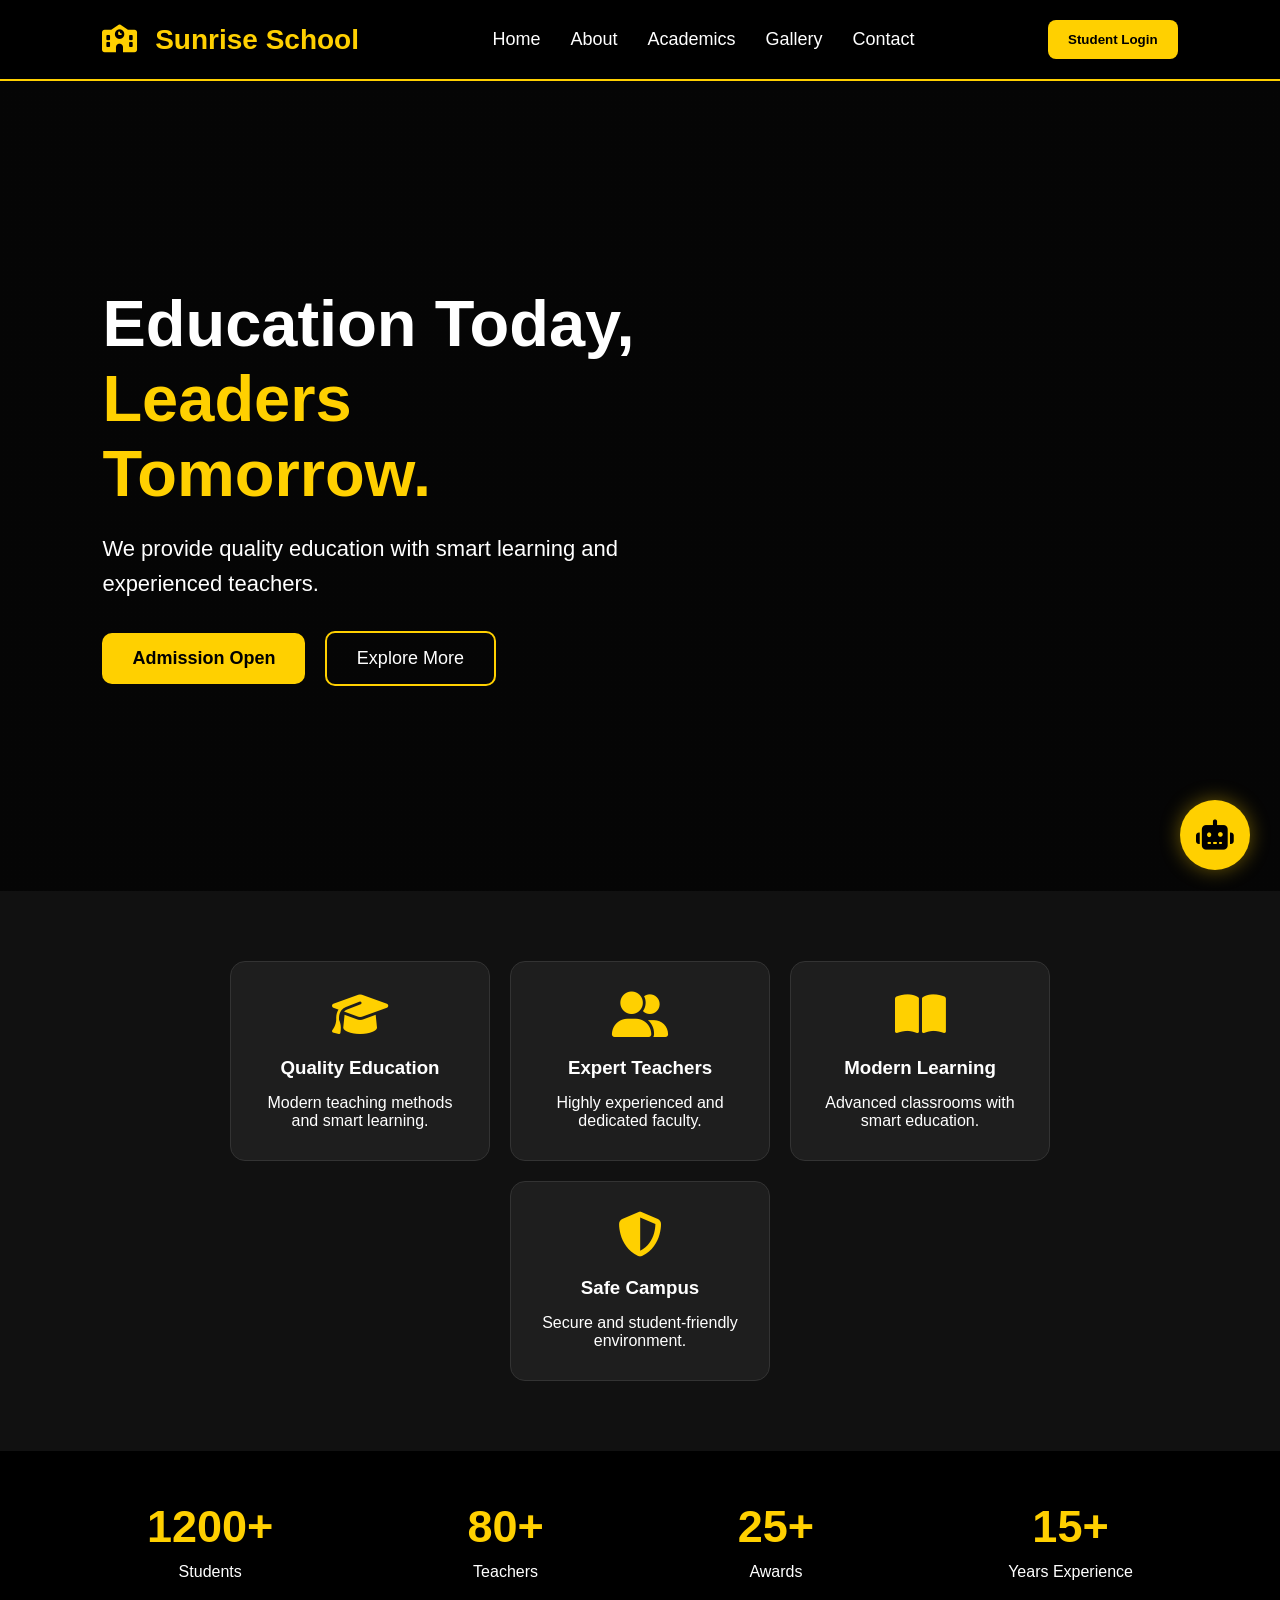
<file: index.html>
<!DOCTYPE html>
<html lang="en">

<head>
    <meta charset="UTF-8">
    <meta name="viewport" content="width=device-width, initial-scale=1.0">
    <title>School Website</title>

    <link rel="stylesheet" href="style.css">

    <!-- Font Awesome Icons -->
    <link rel="stylesheet"
        href="https://cdnjs.cloudflare.com/ajax/libs/font-awesome/6.5.2/css/all.min.css">
</head>

<body>

    <!-- NAVBAR -->

    <nav>

        <div class="logo">
            <i class="fa-solid fa-school"></i>
            Sunrise School
        </div>

        <ul>

            <li><a href="index.html">Home</a></li>

            <li><a href="about.html">About</a></li>

            <li><a href="academics.html">Academics</a></li>

            <li><a href="gallery.html">Gallery</a></li>

            <li><a href="contact.html">Contact</a></li>

        </ul>

        <button class="login-btn">
            Student Login
        </button>

    </nav>

    <!-- HERO SECTION -->

    <section class="hero">

        <div class="hero-content">

            <h1>
                Education Today,
                <span>Leaders Tomorrow.</span>
            </h1>

            <p>
                We provide quality education with smart learning
                and experienced teachers.
            </p>

            <div class="hero-buttons">

                <button class="btn-yellow">
                    Admission Open
                </button>

                <button class="btn-dark">
                    Explore More
                </button>

            </div>

        </div>

    </section>

    <!-- FEATURES -->

    <section class="features">

        <div class="card">
            <i class="fa-solid fa-graduation-cap"></i>
            <h3>Quality Education</h3>
            <p>Modern teaching methods and smart learning.</p>
        </div>

        <div class="card">
            <i class="fa-solid fa-user-group"></i>
            <h3>Expert Teachers</h3>
            <p>Highly experienced and dedicated faculty.</p>
        </div>

        <div class="card">
            <i class="fa-solid fa-book-open"></i>
            <h3>Modern Learning</h3>
            <p>Advanced classrooms with smart education.</p>
        </div>

        <div class="card">
            <i class="fa-solid fa-shield-halved"></i>
            <h3>Safe Campus</h3>
            <p>Secure and student-friendly environment.</p>
        </div>

    </section>

    <!-- STATS -->

    <section class="stats">

        <div class="stat-box">
            <h2>1200+</h2>
            <p>Students</p>
        </div>

        <div class="stat-box">
            <h2>80+</h2>
            <p>Teachers</p>
        </div>

        <div class="stat-box">
            <h2>25+</h2>
            <p>Awards</p>
        </div>

        <div class="stat-box">
            <h2>15+</h2>
            <p>Years Experience</p>
        </div>

    </section>

    <!-- CHATBOT BUTTON -->

    <div class="chatbot-button">
        <i class="fa-solid fa-robot"></i>
    </div>
    <!-- CHAT WINDOW -->

<div class="chat-window" id="chatWindow">

    <!-- CHAT HEADER -->

    <div class="chat-header">

        <h3>School Chatbot</h3>

        <span id="closeChat">
            <i class="fa-solid fa-xmark"></i>
        </span>

    </div>

    <!-- CHAT BODY -->

    <div class="chat-body" id="chatBody">

        <div class="bot-message">
            Hii 👋 <br>
            How can I help you?
        </div>

    </div>

    <!-- CHAT INPUT -->

    <div class="chat-input">

        <input type="text"
            id="userInput"
            placeholder="Type your message...">

        <button id="sendBtn">
            <i class="fa-solid fa-paper-plane"></i>
        </button>

    </div>

</div>

    <script src="script.js"></script>

</body>

</html>
</file>
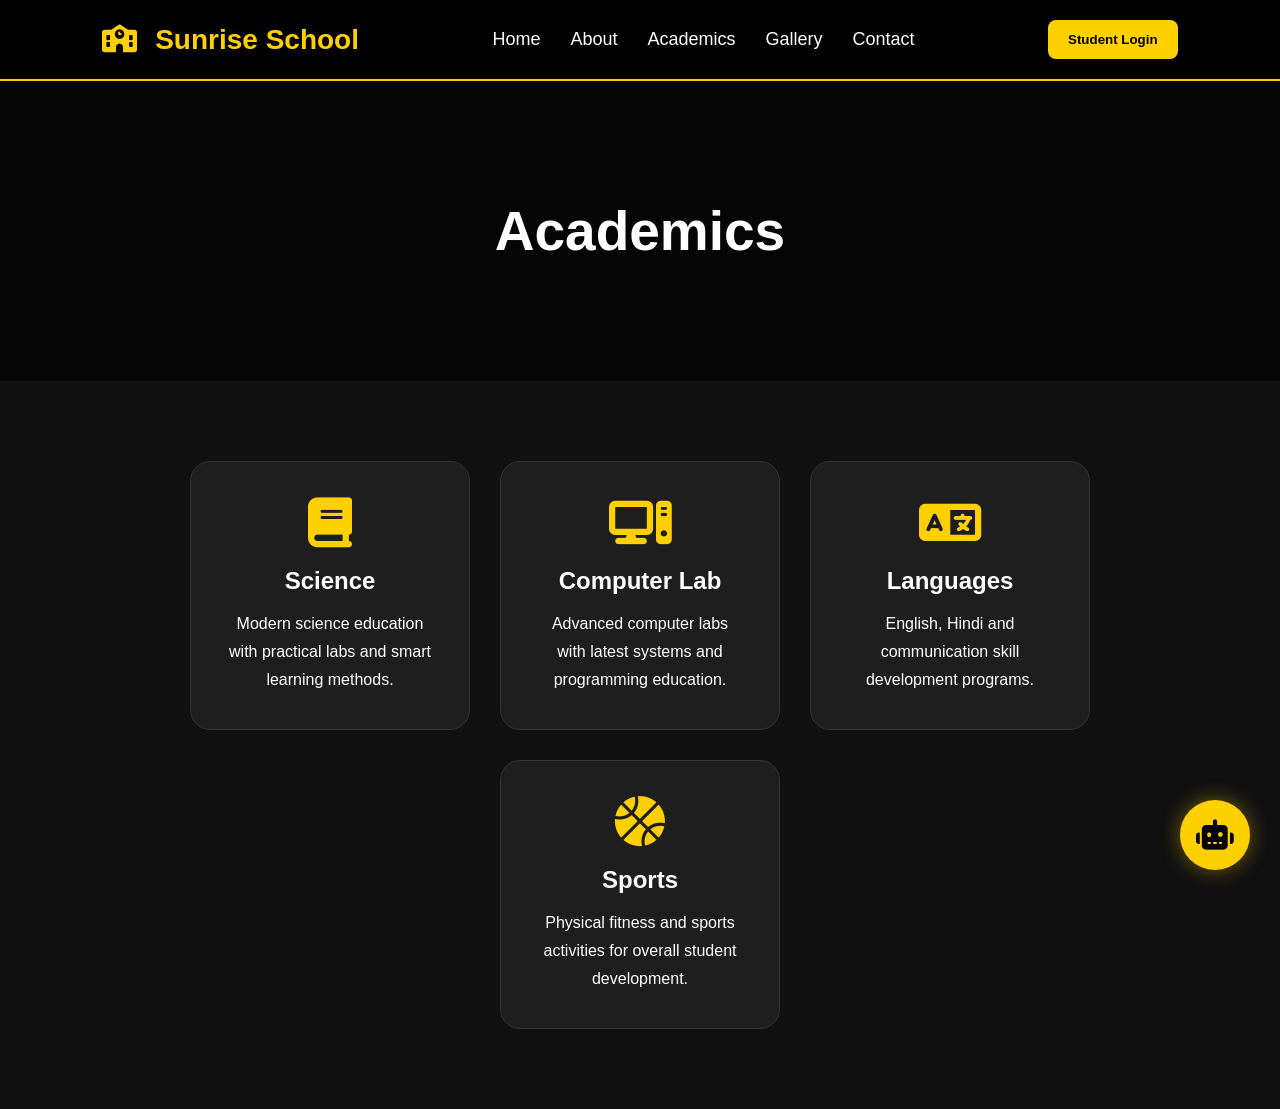
<file: academics.html>
<!DOCTYPE html>
<html lang="en">

<head>
    <meta charset="UTF-8">

    <meta name="viewport"
    content="width=device-width, initial-scale=1.0">

    <title>Academics</title>

    <link rel="stylesheet"
    href="style.css">

    <link rel="stylesheet"
    href="https://cdnjs.cloudflare.com/ajax/libs/font-awesome/6.5.2/css/all.min.css">
</head>

<body>

    <!-- NAVBAR -->

    <nav>

        <div class="logo">

            <i class="fa-solid fa-school"></i>

            Sunrise School

        </div>

        <ul>

            <li><a href="index.html">Home</a></li>

            <li><a href="about.html">About</a></li>

            <li><a href="academics.html">Academics</a></li>

            <li><a href="gallery.html">Gallery</a></li>

            <li><a href="contact.html">Contact</a></li>

        </ul>

        <button class="login-btn">
            Student Login
        </button>

    </nav>

    <!-- PAGE BANNER -->

    <section class="page-banner">

        <h1>Academics</h1>

    </section>

    <!-- ACADEMIC SECTION -->

    <section class="academic-container">

        <!-- CARD 1 -->

        <div class="academic-card">

            <i class="fa-solid fa-book"></i>

            <h2>Science</h2>

            <p>
                Modern science education with practical labs
                and smart learning methods.
            </p>

        </div>

        <!-- CARD 2 -->

        <div class="academic-card">

            <i class="fa-solid fa-computer"></i>

            <h2>Computer Lab</h2>

            <p>
                Advanced computer labs with latest systems
                and programming education.
            </p>

        </div>

        <!-- CARD 3 -->

        <div class="academic-card">

            <i class="fa-solid fa-language"></i>

            <h2>Languages</h2>

            <p>
                English, Hindi and communication skill
                development programs.
            </p>

        </div>

        <!-- CARD 4 -->

        <div class="academic-card">

            <i class="fa-solid fa-basketball"></i>

            <h2>Sports</h2>

            <p>
                Physical fitness and sports activities
                for overall student development.
            </p>

        </div>

    </section>

    <!-- CHATBOT BUTTON -->

    <div class="chatbot-button">

        <i class="fa-solid fa-robot"></i>

    </div>

    <!-- CHAT WINDOW -->

    <div class="chat-window" id="chatWindow">

        <div class="chat-header">

            <h3>School Chatbot</h3>

            <span id="closeChat">

                <i class="fa-solid fa-xmark"></i>

            </span>

        </div>

        <div class="chat-body" id="chatBody">

            <div class="bot-message">

                Hii 👋 <br>
                How can I help you?

            </div>

        </div>

        <div class="chat-input">

            <input type="text"
            id="userInput"
            placeholder="Type message...">

            <button id="sendBtn">

                <i class="fa-solid fa-paper-plane"></i>

            </button>

        </div>

    </div>

    <script src="script.js"></script>

</body>

</html>
</file>
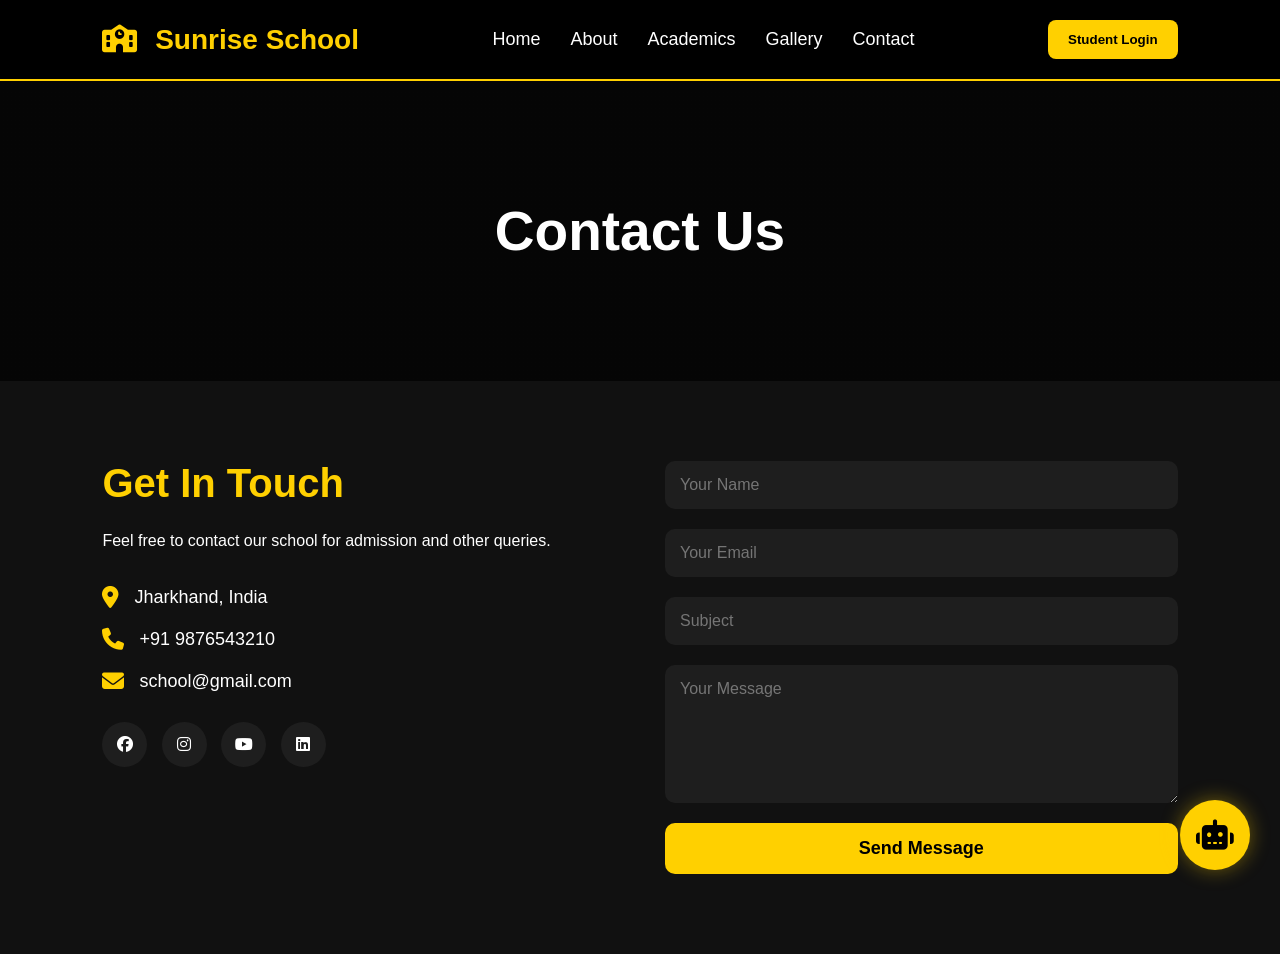
<file: contact.html>
<!DOCTYPE html>
<html lang="en">

<head>

    <meta charset="UTF-8">

    <meta name="viewport"
    content="width=device-width, initial-scale=1.0">

    <title>Contact Us</title>

    <link rel="stylesheet"
    href="style.css">

    <link rel="stylesheet"
    href="https://cdnjs.cloudflare.com/ajax/libs/font-awesome/6.5.2/css/all.min.css">

</head>

<body>

    <!-- NAVBAR -->

    <nav>

        <div class="logo">

            <i class="fa-solid fa-school"></i>

            Sunrise School

        </div>

        <ul>

            <li><a href="index.html">Home</a></li>

            <li><a href="about.html">About</a></li>

            <li><a href="academics.html">Academics</a></li>

            <li><a href="gallery.html">Gallery</a></li>

            <li><a href="contact.html">Contact</a></li>

        </ul>

        <button class="login-btn">
            Student Login
        </button>

    </nav>

    <!-- PAGE BANNER -->

    <section class="page-banner">

        <h1>Contact Us</h1>

    </section>

    <!-- CONTACT SECTION -->

    <section class="contact-container">

        <!-- LEFT SIDE -->

        <div class="contact-info">

            <h2>Get In Touch</h2>

            <p>
                Feel free to contact our school
                for admission and other queries.
            </p>

            <div class="info-box">

                <i class="fa-solid fa-location-dot"></i>

                <span>Jharkhand, India</span>

            </div>

            <div class="info-box">

                <i class="fa-solid fa-phone"></i>

                <span>+91 9876543210</span>

            </div>

            <div class="info-box">

                <i class="fa-solid fa-envelope"></i>

                <span>school@gmail.com</span>

            </div>

            <!-- SOCIAL ICONS -->

            <div class="social-icons">

                <i class="fa-brands fa-facebook"></i>

                <i class="fa-brands fa-instagram"></i>

                <i class="fa-brands fa-youtube"></i>

                <i class="fa-brands fa-linkedin"></i>

            </div>

        </div>

        <!-- RIGHT SIDE -->

        <div class="contact-form">

            <form>

                <input type="text"
                placeholder="Your Name">

                <input type="email"
                placeholder="Your Email">

                <input type="text"
                placeholder="Subject">

                <textarea
                rows="6"
                placeholder="Your Message"></textarea>

                <button type="submit">

                    Send Message

                </button>

            </form>

        </div>

    </section>

    <!-- CHATBOT BUTTON -->

    <div class="chatbot-button">

        <i class="fa-solid fa-robot"></i>

    </div>

    <!-- CHAT WINDOW -->

    <div class="chat-window" id="chatWindow">

        <div class="chat-header">

            <h3>School Chatbot</h3>

            <span id="closeChat">

                <i class="fa-solid fa-xmark"></i>

            </span>

        </div>

        <div class="chat-body" id="chatBody">

            <div class="bot-message">

                Hii 👋 <br>
                How can I help you?

            </div>

        </div>

        <div class="chat-input">

            <input type="text"
            id="userInput"
            placeholder="Type message...">

            <button id="sendBtn">

                <i class="fa-solid fa-paper-plane"></i>

            </button>

        </div>

    </div>

    <script src="script.js"></script>

</body>

</html>
</file>
<file: style.css>
*{
    margin:0;
    padding:0;
    box-sizing:border-box;
    font-family:Arial, sans-serif;
}

body{
    background:#111;
    color:white;
}

/* NAVBAR */

nav{
    display:flex;
    justify-content:space-between;
    align-items:center;
    padding:20px 8%;
    background:black;
    border-bottom:2px solid #ffd000;
}

.logo{
    font-size:28px;
    font-weight:bold;
    color:#ffd000;
}

.logo i{
    margin-right:10px;
}

nav ul{
    display:flex;
    list-style:none;
}

nav ul li{
    margin:0 15px;
}

nav ul li a{
    color:white;
    text-decoration:none;
    font-size:18px;
    transition:.3s;
}

nav ul li a:hover{
    color:#ffd000;
}

.login-btn{
    background:#ffd000;
    border:none;
    padding:12px 20px;
    border-radius:8px;
    font-weight:bold;
    cursor:pointer;
}

/* HERO */

.hero{
    height:90vh;

    background:
    linear-gradient(rgba(0,0,0,.7),
    rgba(0,0,0,.7)),
    url("https://images.unsplash.com/photo-1580582932707-520aed937b7b");

    background-size:cover;
    background-position:center;

    display:flex;
    align-items:center;
    padding-left:8%;
}

.hero-content{
    width:50%;
}

.hero h1{
    font-size:65px;
    margin-bottom:20px;
}

.hero h1 span{
    color:#ffd000;
}

.hero p{
    font-size:22px;
    margin-bottom:30px;
    line-height:35px;
}

.hero-buttons button{
    padding:15px 30px;
    border:none;
    margin-right:15px;
    border-radius:10px;
    font-size:18px;
    cursor:pointer;
}

.btn-yellow{
    background:#ffd000;
    font-weight:bold;
}

.btn-dark{
    background:transparent;
    color:white;
    border:2px solid #ffd000 !important;
}

/* FEATURES */

.features{
    display:flex;
    justify-content:center;
    gap:20px;
    padding:70px 8%;
    flex-wrap:wrap;
}

.card{
    background:#1e1e1e;
    width:260px;
    padding:30px;
    border-radius:15px;
    text-align:center;
    border:1px solid #333;
}

.card i{
    font-size:45px;
    color:#ffd000;
    margin-bottom:20px;
}

.card h3{
    margin-bottom:15px;
}

/* STATS */

.stats{
    display:flex;
    justify-content:space-around;
    background:black;
    padding:50px;
    text-align:center;
    flex-wrap:wrap;
}

.stat-box h2{
    color:#ffd000;
    font-size:45px;
}

.stat-box p{
    margin-top:10px;
}

/* CHATBOT BUTTON */

.chatbot-button{
    position:fixed;
    bottom:30px;
    right:30px;
    width:70px;
    height:70px;
    background:#ffd000;
    border-radius:50%;
    display:flex;
    justify-content:center;
    align-items:center;
    font-size:30px;
    color:black;
    cursor:pointer;
    box-shadow:0 0 20px rgba(255,208,0,.4);
}

/* CHAT WINDOW */

.chat-window{

    width:350px;
    height:500px;

    background:#1e1e1e;

    position:fixed;

    bottom:120px;
    right:30px;

    border-radius:20px;

    overflow:hidden;

    display:none;

    flex-direction:column;

    border:2px solid #ffd000;
}

/* HEADER */

.chat-header{

    background:#ffd000;

    color:black;

    padding:15px;

    display:flex;

    justify-content:space-between;

    align-items:center;
}

.chat-header span{
    cursor:pointer;
    font-size:22px;
}

/* BODY */

.chat-body{

    flex:1;

    padding:15px;

    overflow-y:auto;
}

/* BOT MESSAGE */

.bot-message{

    background:#333;

    padding:12px;

    border-radius:10px;

    margin-bottom:10px;

    width:80%;
}

/* USER MESSAGE */

.user-message{

    background:#ffd000;

    color:black;

    padding:12px;

    border-radius:10px;

    margin-bottom:10px;

    margin-left:auto;

    width:80%;
}

/* INPUT AREA */

.chat-input{

    display:flex;

    padding:10px;

    background:#111;
}

.chat-input input{

    flex:1;

    padding:12px;

    border:none;

    outline:none;

    border-radius:10px;
}

.chat-input button{

    width:50px;

    border:none;

    margin-left:10px;

    border-radius:10px;

    background:#ffd000;

    cursor:pointer;
}

/* PAGE BANNER */

.page-banner{

    height:300px;

    background:
    linear-gradient(rgba(0,0,0,.7),
    rgba(0,0,0,.7)),
    url("https://images.unsplash.com/photo-1509062522246-3755977927d7");

    background-size:cover;
    background-position:center;

    display:flex;
    justify-content:center;
    align-items:center;

    color:white;
}

.page-banner h1{

    font-size:55px;
}

/* ABOUT SECTION */

.about-container{

    display:flex;

    justify-content:center;

    align-items:center;

    gap:50px;

    padding:80px 8%;

    flex-wrap:wrap;
}

.about-text{

    flex:1;
}

.about-text h2{

    font-size:40px;

    color:#ffd000;

    margin-bottom:20px;
}

.about-text p{

    line-height:32px;

    font-size:20px;

    margin-bottom:20px;
}

.about-image{

    flex:1;
}

.about-image img{

    width:100%;

    border-radius:20px;
}

/* ACADEMIC SECTION */

.academic-container{

    display:flex;

    justify-content:center;

    gap:30px;

    flex-wrap:wrap;

    padding:80px 8%;
}

.academic-card{

    width:280px;

    background:#1e1e1e;

    padding:35px;

    border-radius:20px;

    text-align:center;

    transition:.3s;

    border:1px solid #333;
}

.academic-card:hover{

    transform:translateY(-10px);

    border-color:#ffd000;
}

.academic-card i{

    font-size:50px;

    color:#ffd000;

    margin-bottom:20px;
}

.academic-card h2{

    margin-bottom:15px;
}

.academic-card p{

    line-height:28px;
}

/* GALLERY SECTION */

.gallery-container{

    display:grid;

    grid-template-columns:
    repeat(auto-fit,minmax(300px,1fr));

    gap:25px;

    padding:80px 8%;
}

.gallery-box{

    overflow:hidden;

    border-radius:20px;

    border:2px solid #222;
}

.gallery-box img{

    width:100%;

    height:250px;

    object-fit:cover;

    transition:.4s;
}

.gallery-box:hover img{

    transform:scale(1.1);
}

/* CONTACT SECTION */

.contact-container{

    display:flex;

    justify-content:center;

    align-items:flex-start;

    gap:50px;

    padding:80px 8%;

    flex-wrap:wrap;
}

/* CONTACT INFO */

.contact-info{

    flex:1;

    min-width:300px;
}

.contact-info h2{

    color:#ffd000;

    font-size:40px;

    margin-bottom:20px;
}

.contact-info p{

    line-height:30px;

    margin-bottom:30px;
}

.info-box{

    display:flex;

    align-items:center;

    margin-bottom:20px;

    font-size:18px;
}

.info-box i{

    color:#ffd000;

    font-size:22px;

    margin-right:15px;
}

/* SOCIAL ICONS */

.social-icons{

    margin-top:30px;
}

.social-icons i{

    width:45px;

    height:45px;

    background:#1e1e1e;

    text-align:center;

    line-height:45px;

    border-radius:50%;

    margin-right:10px;

    cursor:pointer;

    transition:.3s;
}

.social-icons i:hover{

    background:#ffd000;

    color:black;
}

/* CONTACT FORM */

.contact-form{

    flex:1;

    min-width:300px;
}

.contact-form form{

    display:flex;

    flex-direction:column;
}

.contact-form input,
.contact-form textarea{

    margin-bottom:20px;

    padding:15px;

    border:none;

    outline:none;

    border-radius:10px;

    background:#1e1e1e;

    color:white;

    font-size:16px;
}

.contact-form button{

    padding:15px;

    border:none;

    border-radius:10px;

    background:#ffd000;

    font-size:18px;

    font-weight:bold;

    cursor:pointer;
}
</file>
